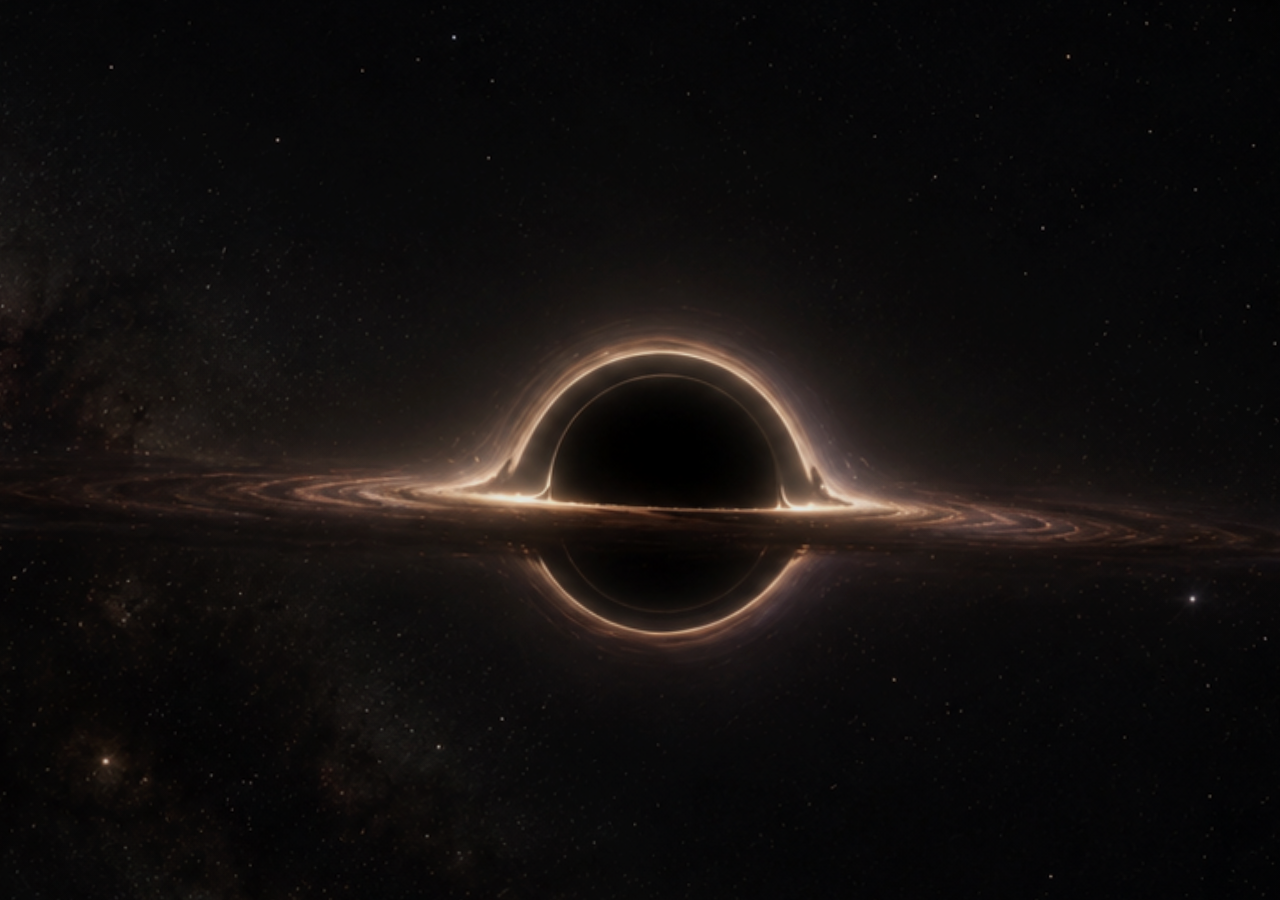
<file: index.html>
<!DOCTYPE html>
<html lang="en">
<head>
<meta charset="UTF-8">
<meta name="viewport" content="width=device-width, initial-scale=1.0">
<title>The Silent Universe</title>
<link rel="stylesheet" href="css/landing.css">
</head>
<body>

  <!-- Living black hole scene -->
  <canvas id="bh-canvas"></canvas>

  <!-- Interstellar warp transition -->
  <canvas id="warp-canvas"></canvas>
  <div id="flash"></div>

  <script src="js/blackhole.js?v=mobile-cover-20260708"></script>
  <script src="js/warp.js"></script>
</body>
</html>
</file>
<file: css/landing.css>
* { margin: 0; padding: 0; box-sizing: border-box; }

html, body {
  height: 100%;
  overflow: hidden;
  background: #000;
}

body {
  font-family: Georgia, "Times New Roman", serif;
}

/* ---------- Black hole canvas ---------- */
#bh-canvas {
  position: fixed;
  inset: 0;
  width: 100vw;
  height: 100vh;
  display: block;
  cursor: pointer;
  transform-origin: 50% 50%;
  will-change: transform, filter;
}

/* ---------- Legacy brightest-star styles ---------- */
#lucky-star {
  position: fixed;
  left: 21%;
  top: 16%;
  width: 44px;
  height: 44px;
  margin: -22px;
  background: none;
  border: none;
  cursor: pointer;
  z-index: 5;
  -webkit-tap-highlight-color: transparent;
  animation: starPulse 3.8s ease-in-out infinite;
  transition: transform .6s ease, opacity .9s ease;
}

#lucky-star:hover {
  transform: scale(1.45);
  animation-play-state: paused;
}

#lucky-star .star-core {
  position: absolute;
  left: 50%; top: 50%;
  width: 5px; height: 5px;
  margin: -2.5px;
  border-radius: 50%;
  background: #fff;
  box-shadow:
    0 0 4px 1px #ffffff,
    0 0 12px 3px rgba(214, 232, 255, .95),
    0 0 34px 10px rgba(150, 190, 255, .50),
    0 0 90px 30px rgba(120, 160, 255, .18);
}

.star-spike {
  position: absolute;
  left: 50%; top: 50%;
  background: linear-gradient(to bottom, transparent, rgba(255,255,255,.95) 46%, rgba(255,255,255,.95) 54%, transparent);
}
.star-spike.v  { width: 1.5px; height: 86px; margin: -43px -0.75px; }
.star-spike.h  {
  height: 1.5px; width: 86px; margin: -0.75px -43px;
  background: linear-gradient(to right, transparent, rgba(255,255,255,.95) 46%, rgba(255,255,255,.95) 54%, transparent);
}
.star-spike.d1 { width: 1px; height: 42px; margin: -21px -0.5px; transform: rotate(45deg);  opacity: .55; }
.star-spike.d2 { width: 1px; height: 42px; margin: -21px -0.5px; transform: rotate(-45deg); opacity: .55; }

.star-halo {
  position: absolute;
  left: 50%; top: 50%;
  width: 104px; height: 104px;
  margin: -52px;
  border-radius: 50%;
  background: radial-gradient(circle, rgba(172,202,255,.20), rgba(172,202,255,.05) 42%, transparent 68%);
  animation: haloBreath 3.8s ease-in-out infinite;
}

#lucky-star::after {
  content: "E N T E R";
  position: absolute;
  left: 50%; top: 100%;
  transform: translateX(-50%);
  margin-top: 26px;
  color: rgba(220, 232, 255, .75);
  font-size: 11px;
  letter-spacing: .35em;
  text-indent: .35em;
  white-space: nowrap;
  opacity: 0;
  transition: opacity .5s ease;
}
#lucky-star:hover::after { opacity: 1; }

@keyframes starPulse {
  0%, 100% { filter: brightness(1); }
  50%      { filter: brightness(1.5); }
}
@keyframes haloBreath {
  0%, 100% { transform: scale(1); }
  50%      { transform: scale(1.18); }
}

/* Legacy star burst */
#lucky-star.burst {
  transform: scale(30);
  opacity: 0;
  transition: transform 1s cubic-bezier(.55, 0, 1, .45), opacity 1s ease;
  animation: none;
}

/* ---------- Legacy bottom hint ---------- */
#hint {
  position: fixed;
  bottom: 6vh;
  width: 100%;
  text-align: center;
  color: rgba(255, 255, 255, .36);
  font-size: 13px;
  font-style: italic;
  letter-spacing: .28em;
  text-indent: .28em;
  z-index: 4;
  animation: hintIn 3s ease 1.5s both;
  pointer-events: none;
  transition: opacity .6s ease;
}
@keyframes hintIn {
  from { opacity: 0; transform: translateY(10px); }
  to   { opacity: 1; transform: none; }
}

/* ---------- Warp transition layer ---------- */
#warp-canvas {
  position: fixed;
  inset: 0;
  width: 100vw;
  height: 100vh;
  z-index: 8;
  opacity: 0;
  pointer-events: none;
  transition: opacity .5s ease;
}

#flash {
  position: fixed;
  inset: 0;
  background: #fff;
  opacity: 0;
  z-index: 9;
  pointer-events: none;
}

body.warping { cursor: none; }

@media (max-width: 700px) {
  #lucky-star { left: 24%; top: 14%; }
  #hint { letter-spacing: .18em; text-indent: .18em; font-size: 12px; }
}
</file>
